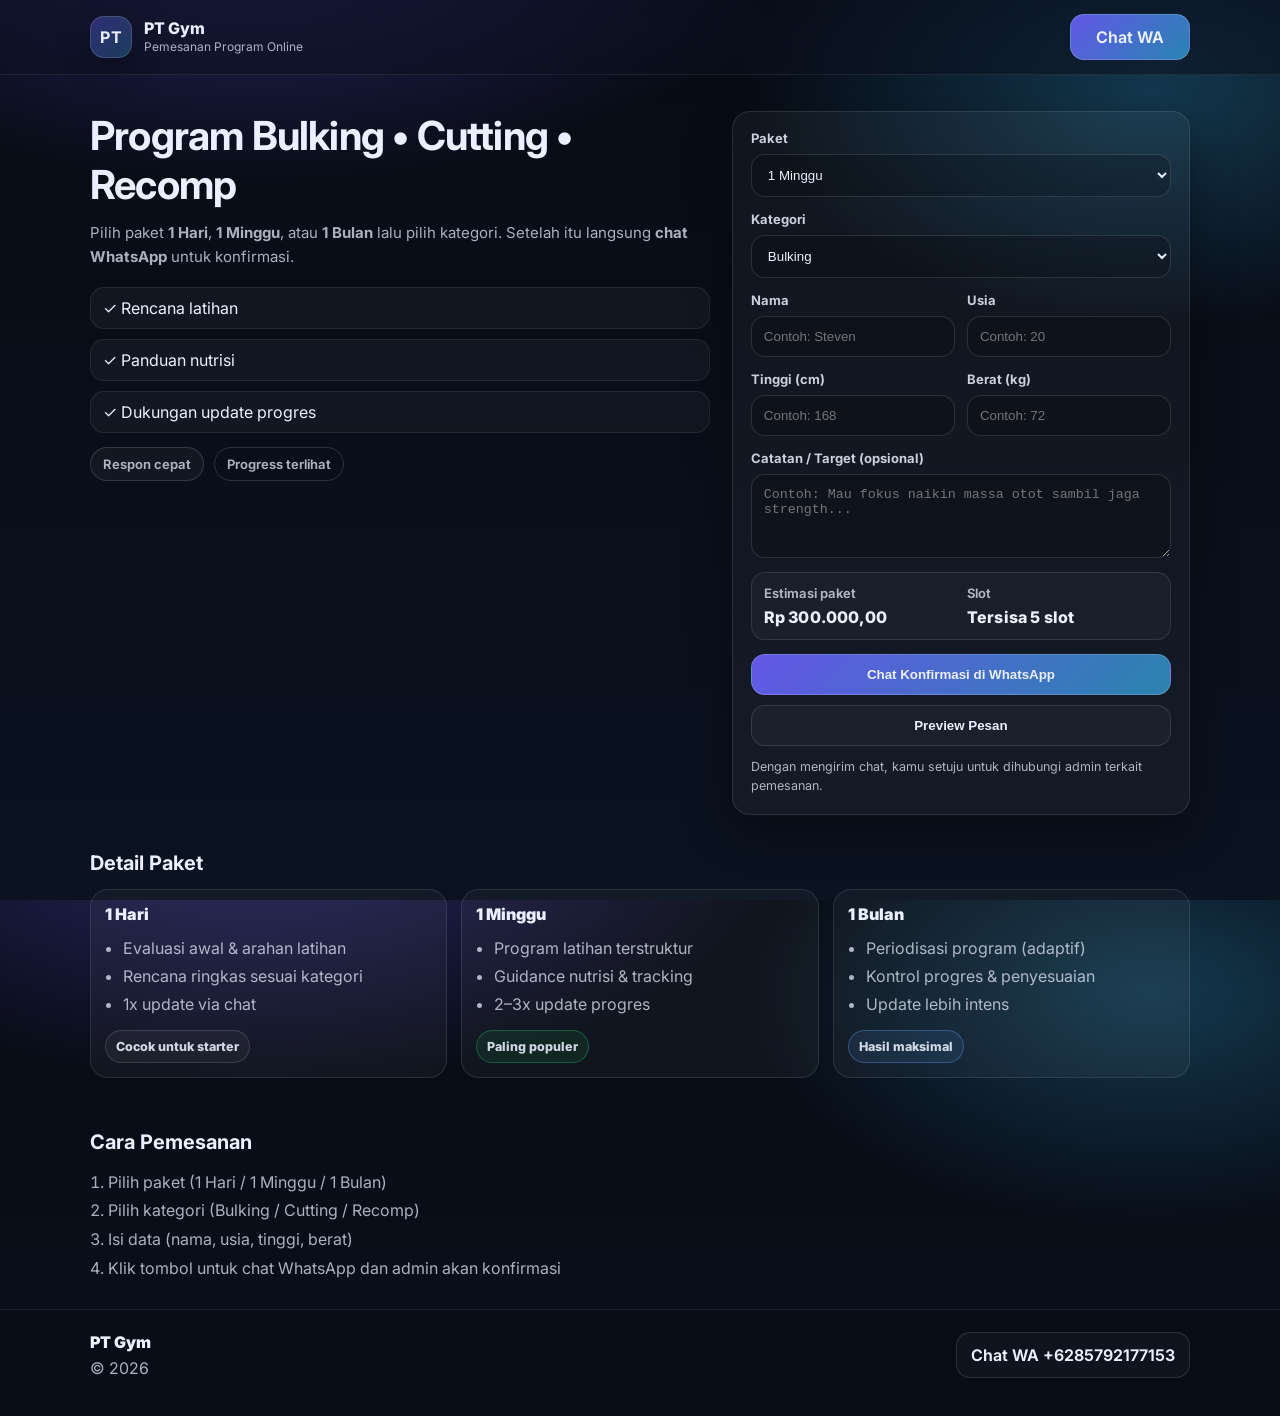
<file: index.html>
<!doctype html>
<html lang="id">
<head>
  <meta charset="utf-8" />
  <meta name="viewport" content="width=device-width, initial-scale=1" />
  <title>PT Gym - Pemesanan Program (1 Hari / 1 Minggu / 1 Bulan)</title>
  <meta name="description" content="Jasa pemesanan program PT Gym 1 hari, 1 minggu, dan 1 bulan dengan kategori bulking, cutting, dan recomp. Chat WhatsApp langsung." />
  <link rel="preconnect" href="https://fonts.googleapis.com" />
  <link rel="preconnect" href="https://fonts.gstatic.com" crossorigin />
  <link href="https://fonts.googleapis.com/css2?family=Inter:wght@300;400;600;700&display=swap" rel="stylesheet" />
  <link rel="stylesheet" href="./styles.css" />
</head>
<body>
  <a class="skip-link" href="#main">Lewati ke konten</a>

  <header class="topbar">
    <div class="container topbar__inner">
      <div class="brand">
        <div class="brand__mark" aria-hidden="true">PT</div>
        <div>
          <div class="brand__name">PT Gym</div>
          <div class="brand__tag">Pemesanan Program Online</div>
        </div>
      </div>

      <a
        class="btn btn--primary topbar__wa"
        id="waTop"
        href="#"
        target="_blank"
        rel="noopener noreferrer"
      >
        Chat WA
      </a>
    </div>
  </header>

  <main id="main">
    <section class="hero">
      <div class="container hero__grid">
        <div class="hero__copy">
          <h1>Program Bulking • Cutting • Recomp</h1>
          <p>
            Pilih paket <b>1 Hari</b>, <b>1 Minggu</b>, atau <b>1 Bulan</b> lalu pilih kategori.
            Setelah itu langsung <b>chat WhatsApp</b> untuk konfirmasi.
          </p>

          <div class="hero__bullets" role="list">
            <div class="bullet" role="listitem">✓ Rencana latihan</div>
            <div class="bullet" role="listitem">✓ Panduan nutrisi</div>
            <div class="bullet" role="listitem">✓ Dukungan update progres</div>
          </div>

          <div class="hero__note">
            <span class="pill">Respon cepat</span>
            <span class="pill pill--ghost">Progress terlihat</span>
          </div>
        </div>

        <div class="hero__card" aria-label="Form Pemesanan">
          <form id="orderForm" class="form" autocomplete="on">
            <div class="form__row">
              <label class="label" for="paket">Paket</label>
              <select id="paket" name="paket" required>
                <option value="1_hari">1 Hari</option>
                <option value="1_minggu" selected>1 Minggu</option>
                <option value="1_bulan">1 Bulan</option>
              </select>
            </div>

            <div class="form__row">
              <label class="label" for="kategori">Kategori</label>
              <select id="kategori" name="kategori" required>
                <option value="bulking" selected>Bulking</option>
                <option value="cutting">Cutting</option>
                <option value="recomp">Recomp</option>
              </select>
            </div>

            <div class="grid2">
              <div class="form__row">
                <label class="label" for="nama">Nama</label>
                <input id="nama" name="nama" type="text" placeholder="Contoh: Steven" maxlength="40" required />
              </div>

              <div class="form__row">
                <label class="label" for="usia">Usia</label>
                <input id="usia" name="usia" type="number" placeholder="Contoh: 20" min="10" max="90" required />
              </div>
            </div>

            <div class="grid2">
              <div class="form__row">
                <label class="label" for="tinggi">Tinggi (cm)</label>
                <input id="tinggi" name="tinggi" type="number" placeholder="Contoh: 168" min="120" max="220" required />
              </div>
              <div class="form__row">
                <label class="label" for="berat">Berat (kg)</label>
                <input id="berat" name="berat" type="number" placeholder="Contoh: 72" min="30" max="200" required />
              </div>
            </div>

            <div class="form__row">
              <label class="label" for="goal">Catatan / Target (opsional)</label>
              <textarea id="goal" name="goal" rows="3" placeholder="Contoh: Mau fokus naikin massa otot sambil jaga strength..."></textarea>
            </div>

            <div class="pricebar" aria-live="polite">
              <div class="pricebar__item">
                <div class="pricebar__label">Estimasi paket</div>
                <div class="pricebar__value" id="estimasi">—</div>
              </div>
              <div class="pricebar__item">
                <div class="pricebar__label">Slot</div>
                <div class="pricebar__value" id="slot">Tersedia</div>
              </div>
            </div>

            <div class="form__actions">
              <button type="submit" class="btn btn--primary btn--full" id="submitBtn">
                Chat Konfirmasi di WhatsApp
              </button>
              <button type="button" class="btn btn--ghost btn--full" id="btnPreview">
                Preview Pesan
              </button>
            </div>

            <div class="preview" id="previewBox" hidden>
              <div class="preview__title">Preview Pesan</div>
              <pre class="preview__text" id="previewText"></pre>
              <div class="preview__hint">Jika sudah benar, klik tombol utama untuk membuka WhatsApp.</div>
            </div>

            <div class="fineprint">
              Dengan mengirim chat, kamu setuju untuk dihubungi admin terkait pemesanan.
            </div>
          </form>
        </div>
      </div>
    </section>

    <section class="container section">
      <h2 class="section__title">Detail Paket</h2>
      <div class="cards" role="list">
        <article class="card" role="listitem">
          <div class="card__head">1 Hari</div>
          <div class="card__body">
            <ul class="list">
              <li>Evaluasi awal & arahan latihan</li>
              <li>Rencana ringkas sesuai kategori</li>
              <li>1x update via chat</li>
            </ul>
          </div>
          <div class="card__foot"><span class="tag">Cocok untuk starter</span></div>
        </article>

        <article class="card" role="listitem">
          <div class="card__head">1 Minggu</div>
          <div class="card__body">
            <ul class="list">
              <li>Program latihan terstruktur</li>
              <li>Guidance nutrisi & tracking</li>
              <li>2–3x update progres</li>
            </ul>
          </div>
          <div class="card__foot"><span class="tag tag--green">Paling populer</span></div>
        </article>

        <article class="card" role="listitem">
          <div class="card__head">1 Bulan</div>
          <div class="card__body">
            <ul class="list">
              <li>Periodisasi program (adaptif)</li>
              <li>Kontrol progres & penyesuaian</li>
              <li>Update lebih intens</li>
            </ul>
          </div>
          <div class="card__foot"><span class="tag tag--blue">Hasil maksimal</span></div>
        </article>
      </div>
    </section>

    <section class="container section section--faq">
      <h2 class="section__title">Cara Pemesanan</h2>
      <ol class="steps">
        <li>Pilih paket (1 Hari / 1 Minggu / 1 Bulan)</li>
        <li>Pilih kategori (Bulking / Cutting / Recomp)</li>
        <li>Isi data (nama, usia, tinggi, berat)</li>
        <li>Klik tombol untuk chat WhatsApp dan admin akan konfirmasi</li>
      </ol>
    </section>
  </main>

  <footer class="footer">
    <div class="container footer__inner">
      <div>
        <div class="footer__brand">PT Gym</div>
        <div class="footer__small">© <span id="year"></span> </div>
      </div>
      <a class="btn btn--ghost" href="#" id="waFooter" target="_blank" rel="noopener noreferrer">Chat WA +6285792177153</a>
    </div>
  </footer>

  <!-- JS -->
  <script src="./script.js"></script>
</body>
</html>
</file>
<file: styles.css>
:root{
  --bg:#0b1220;
  --card:rgba(255,255,255,.06);
  --card2:rgba(255,255,255,.09);
  --text:#eaf0ff;
  --muted:rgba(234,240,255,.72);
  --brand:#6d5efc;
  --brand2:#38bdf8;
  --green:#22c55e;
  --blue:#60a5fa;
  --danger:#fb7185;
  --stroke:rgba(255,255,255,.12);
  --shadow: 0 18px 45px rgba(0,0,0,.35);
  --radius:18px;
}

*{box-sizing:border-box}
html,body{height:100%}
body{
  margin:0;
  font-family:Inter, system-ui, -apple-system, Segoe UI, Roboto, Arial, sans-serif;
  background: radial-gradient(1000px 500px at 20% -10%, rgba(109,94,252,.35), transparent 55%),
              radial-gradient(900px 520px at 90% 10%, rgba(56,189,248,.25), transparent 45%),
              linear-gradient(180deg, #070b14, var(--bg));
  color:var(--text);
}

.container{width:min(1100px, 92vw); margin:0 auto;}

.skip-link{
  position:absolute; left:-999px; top:auto; width:1px; height:1px; overflow:hidden;
}
.skip-link:focus{left:18px; top:18px; z-index:9999; background:#000; padding:10px 12px; border-radius:10px;}

.topbar{
  position:sticky; top:0; z-index:10;
  backdrop-filter: blur(10px);
  background: rgba(11,18,32,.55);
  border-bottom: 1px solid rgba(255,255,255,.08);
}
.topbar__inner{display:flex; align-items:center; justify-content:space-between; padding:14px 0;}
.brand{display:flex; gap:12px; align-items:center;}
.brand__mark{
  width:42px; height:42px; border-radius:14px;
  display:grid; place-items:center;
  background: linear-gradient(135deg, rgba(109,94,252,.35), rgba(56,189,248,.25));
  border: 1px solid rgba(255,255,255,.14);
  box-shadow: 0 10px 30px rgba(0,0,0,.25);
  font-weight:700; letter-spacing:.5px;
}
.brand__name{font-weight:800; line-height:1.1}
.brand__tag{color:var(--muted); font-size:12px; margin-top:2px;}

.btn{
  display:inline-flex; align-items:center; justify-content:center;
  gap:8px;
  text-decoration:none;
  border-radius:14px;
  padding:12px 14px;
  border:1px solid var(--stroke);
  color:var(--text);
  background: rgba(255,255,255,.04);
  transition: transform .12s ease, background .12s ease, border-color .12s ease;
  font-weight:650;
}
.btn:hover{transform: translateY(-1px); border-color:rgba(255,255,255,.22); background: rgba(255,255,255,.07)}
.btn--primary{
  background: linear-gradient(135deg, rgba(109,94,252,.9), rgba(56,189,248,.65));
  border-color: rgba(255,255,255,.18);
}
.btn--ghost{background: rgba(255,255,255,.03)}
.btn--full{width:100%}

.topbar__wa{min-width:120px}

.hero{padding:36px 0 10px;}
.hero__grid{display:grid; grid-template-columns: 1.15fr .85fr; gap:22px; align-items:start;}

.hero__copy h1{margin:0; font-size:clamp(22px, 3.2vw, 40px); letter-spacing:-.02em;}
.hero__copy p{color:var(--muted); margin:12px 0 18px; font-size:15px; line-height:1.6}

.hero__bullets{display:grid; gap:10px; margin-bottom:14px}
.bullet{display:flex; align-items:center; gap:10px; padding:10px 12px; border-radius:14px; background: rgba(255,255,255,.04); border:1px solid rgba(255,255,255,.08)}

.hero__note{display:flex; gap:10px; flex-wrap:wrap}
.pill{
  border-radius:999px;
  border:1px solid rgba(255,255,255,.14);
  padding:8px 12px;
  background: rgba(255,255,255,.04);
  color:var(--muted);
  font-weight:650;
  font-size:13px;
}
.pill--ghost{background: transparent}

.hero__card{
  background: rgba(255,255,255,.04);
  border:1px solid rgba(255,255,255,.1);
  border-radius: var(--radius);
  box-shadow: var(--shadow);
  overflow:hidden;
}
.form{padding:18px}

.form__row{display:flex; flex-direction:column; gap:8px; margin-bottom:14px;}
.label{font-weight:700; font-size:13px; color:rgba(234,240,255,.85)}

input, select, textarea{
  width:100%;
  padding:12px 12px;
  border-radius:14px;
  border:1px solid rgba(255,255,255,.12);
  background: rgba(0,0,0,.18);
  color:var(--text);
  outline:none;
}
textarea{resize:vertical; min-height:84px;}
input:focus, select:focus, textarea:focus{border-color: rgba(56,189,248,.55); box-shadow: 0 0 0 4px rgba(56,189,248,.12)}

.grid2{display:grid; grid-template-columns: 1fr 1fr; gap:12px}

.pricebar{
  margin:12px 0 14px;
  padding:12px;
  border-radius:14px;
  border: 1px solid rgba(255,255,255,.10);
  background: rgba(255,255,255,.03);
  display:grid;
  grid-template-columns: 1fr 1fr;
  gap:12px;
}
.pricebar__item{display:flex; flex-direction:column; gap:6px}
.pricebar__label{color:var(--muted); font-size:13px; font-weight:650}
.pricebar__value{font-weight:800; letter-spacing:.01em}

.form__actions{display:grid; gap:10px}

.preview{
  margin-top:12px;
  padding:12px;
  border-radius:14px;
  border:1px dashed rgba(255,255,255,.2);
  background: rgba(0,0,0,.15);
}
.preview__title{font-weight:900; margin-bottom:8px}
.preview__text{white-space:pre-wrap; margin:0; font-family: ui-monospace, SFMono-Regular, Menlo, Monaco, Consolas, "Liberation Mono", "Courier New", monospace; color:rgba(234,240,255,.9)}
.preview__hint{margin-top:8px; color:var(--muted); font-size:13px; line-height:1.5}

.fineprint{margin-top:12px; color:var(--muted); font-size:12.5px; line-height:1.5}

.section{padding:26px 0;}
.section__title{margin:0 0 14px; font-size:20px}

.cards{display:grid; grid-template-columns: repeat(3, 1fr); gap:14px}
.card{background: rgba(255,255,255,.04); border:1px solid rgba(255,255,255,.1); border-radius: var(--radius); padding:14px;}
.card__head{font-weight:900; font-size:16px; margin-bottom:10px;}
.list{margin:0; padding-left:18px; color:var(--muted); line-height:1.75;}
.card__foot{margin-top:12px; display:flex; justify-content:flex-start}
.tag{display:inline-flex; align-items:center; padding:8px 10px; border-radius:999px; border:1px solid rgba(255,255,255,.14); background: rgba(255,255,255,.04); font-weight:800; font-size:12.5px; color:rgba(234,240,255,.88)}
.tag--green{border-color: rgba(34,197,94,.35); background: rgba(34,197,94,.10)}
.tag--blue{border-color: rgba(96,165,250,.35); background: rgba(96,165,250,.10)}

.steps{margin:0; padding-left:18px; color:var(--muted); line-height:1.8}

.footer{padding:22px 0 38px; border-top:1px solid rgba(255,255,255,.08); background: rgba(0,0,0,.12)}
.footer__inner{display:flex; align-items:center; justify-content:space-between; gap:12px;}
.footer__brand{font-weight:900}
.footer__small{color:var(--muted); margin-top:6px;}

@media (max-width: 920px){
  .hero__grid{grid-template-columns: 1fr;}
  .cards{grid-template-columns: 1fr;}
  .grid2{grid-template-columns: 1fr;}
  .footer__inner{flex-direction:column; align-items:flex-start}
}
</file>
